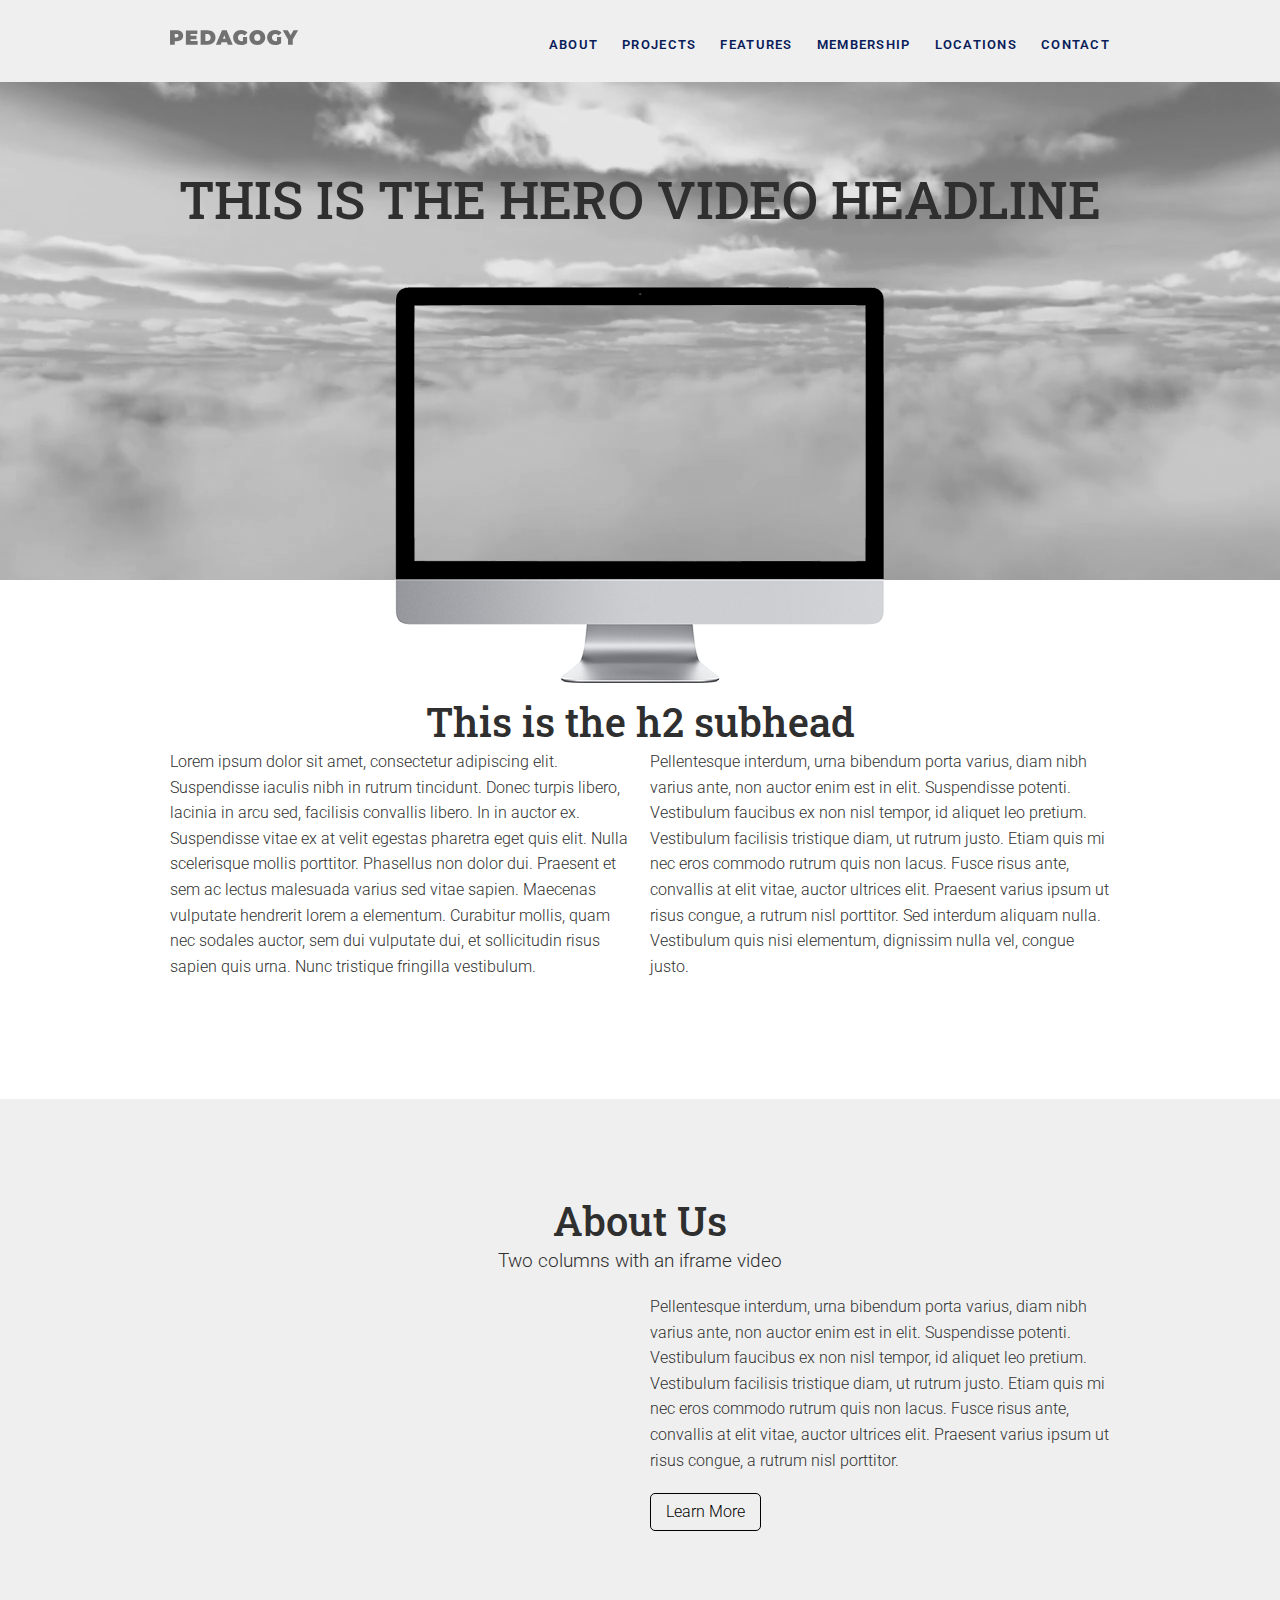
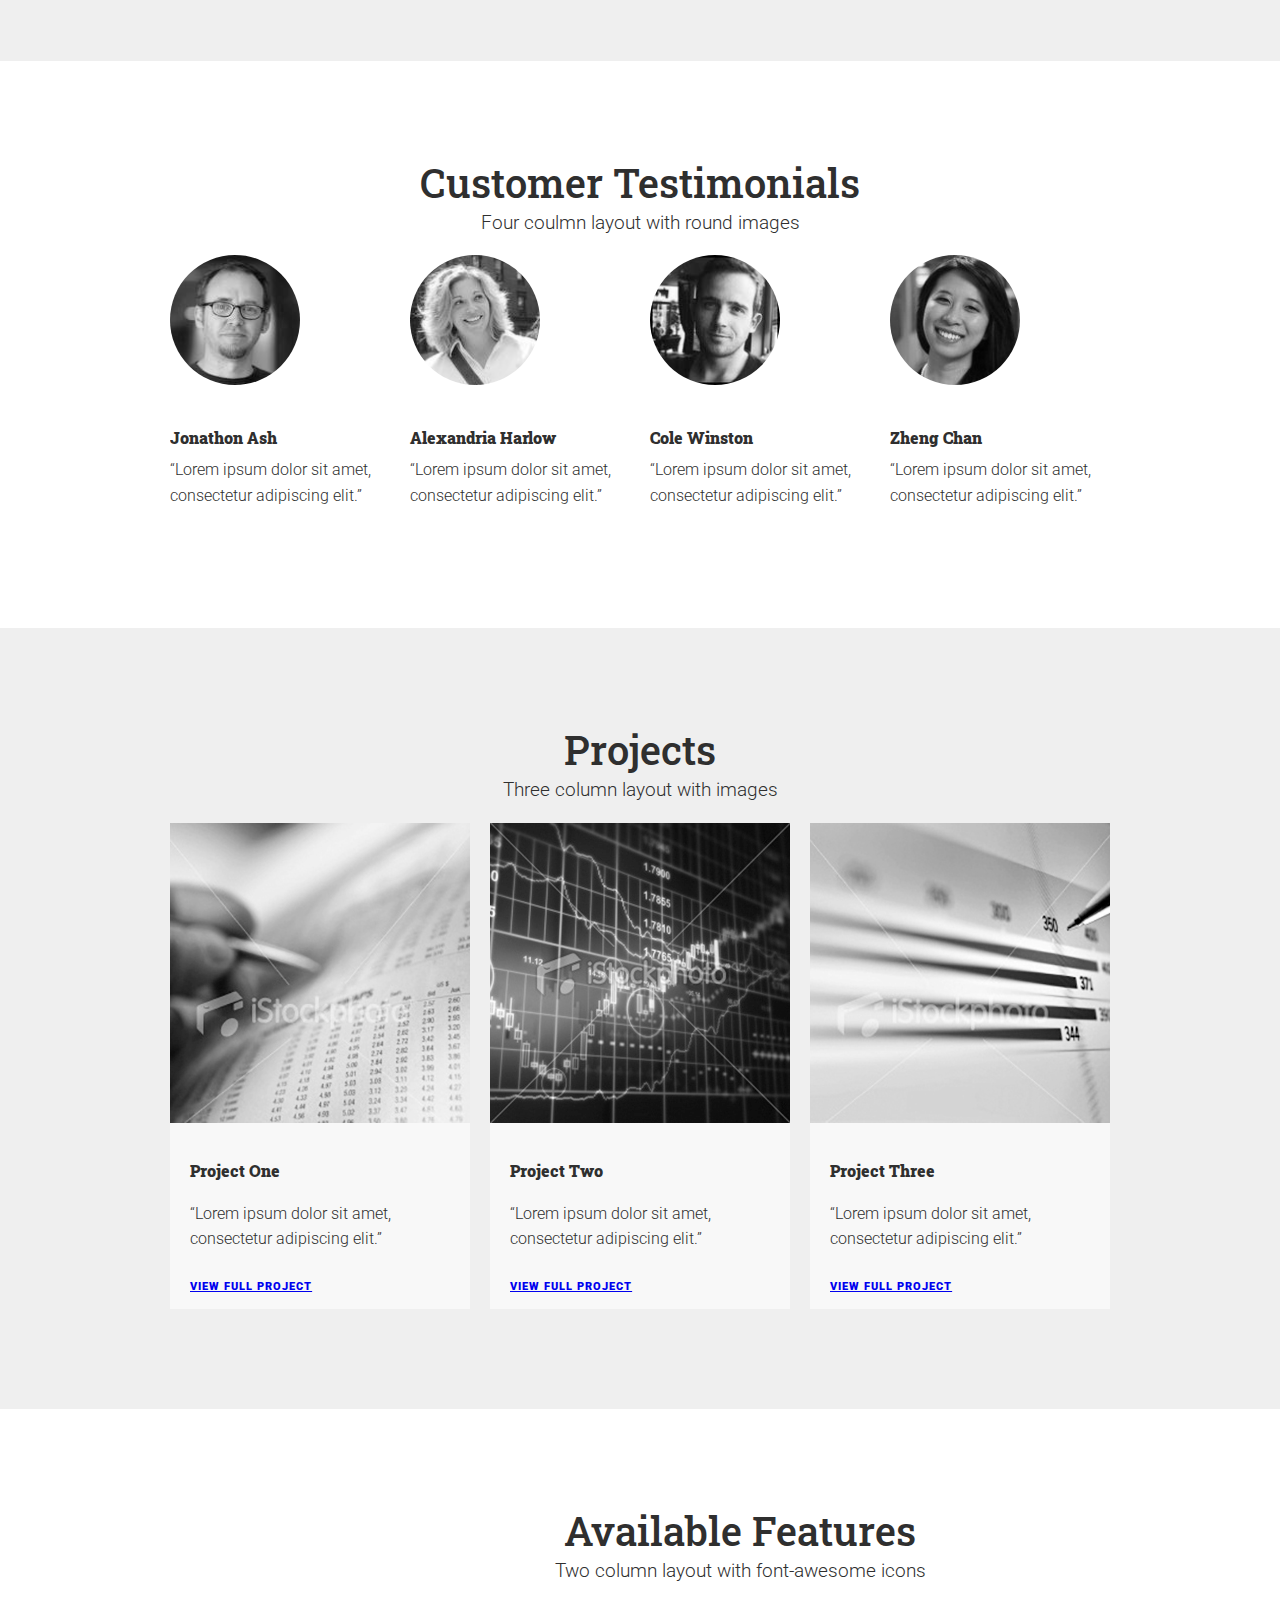
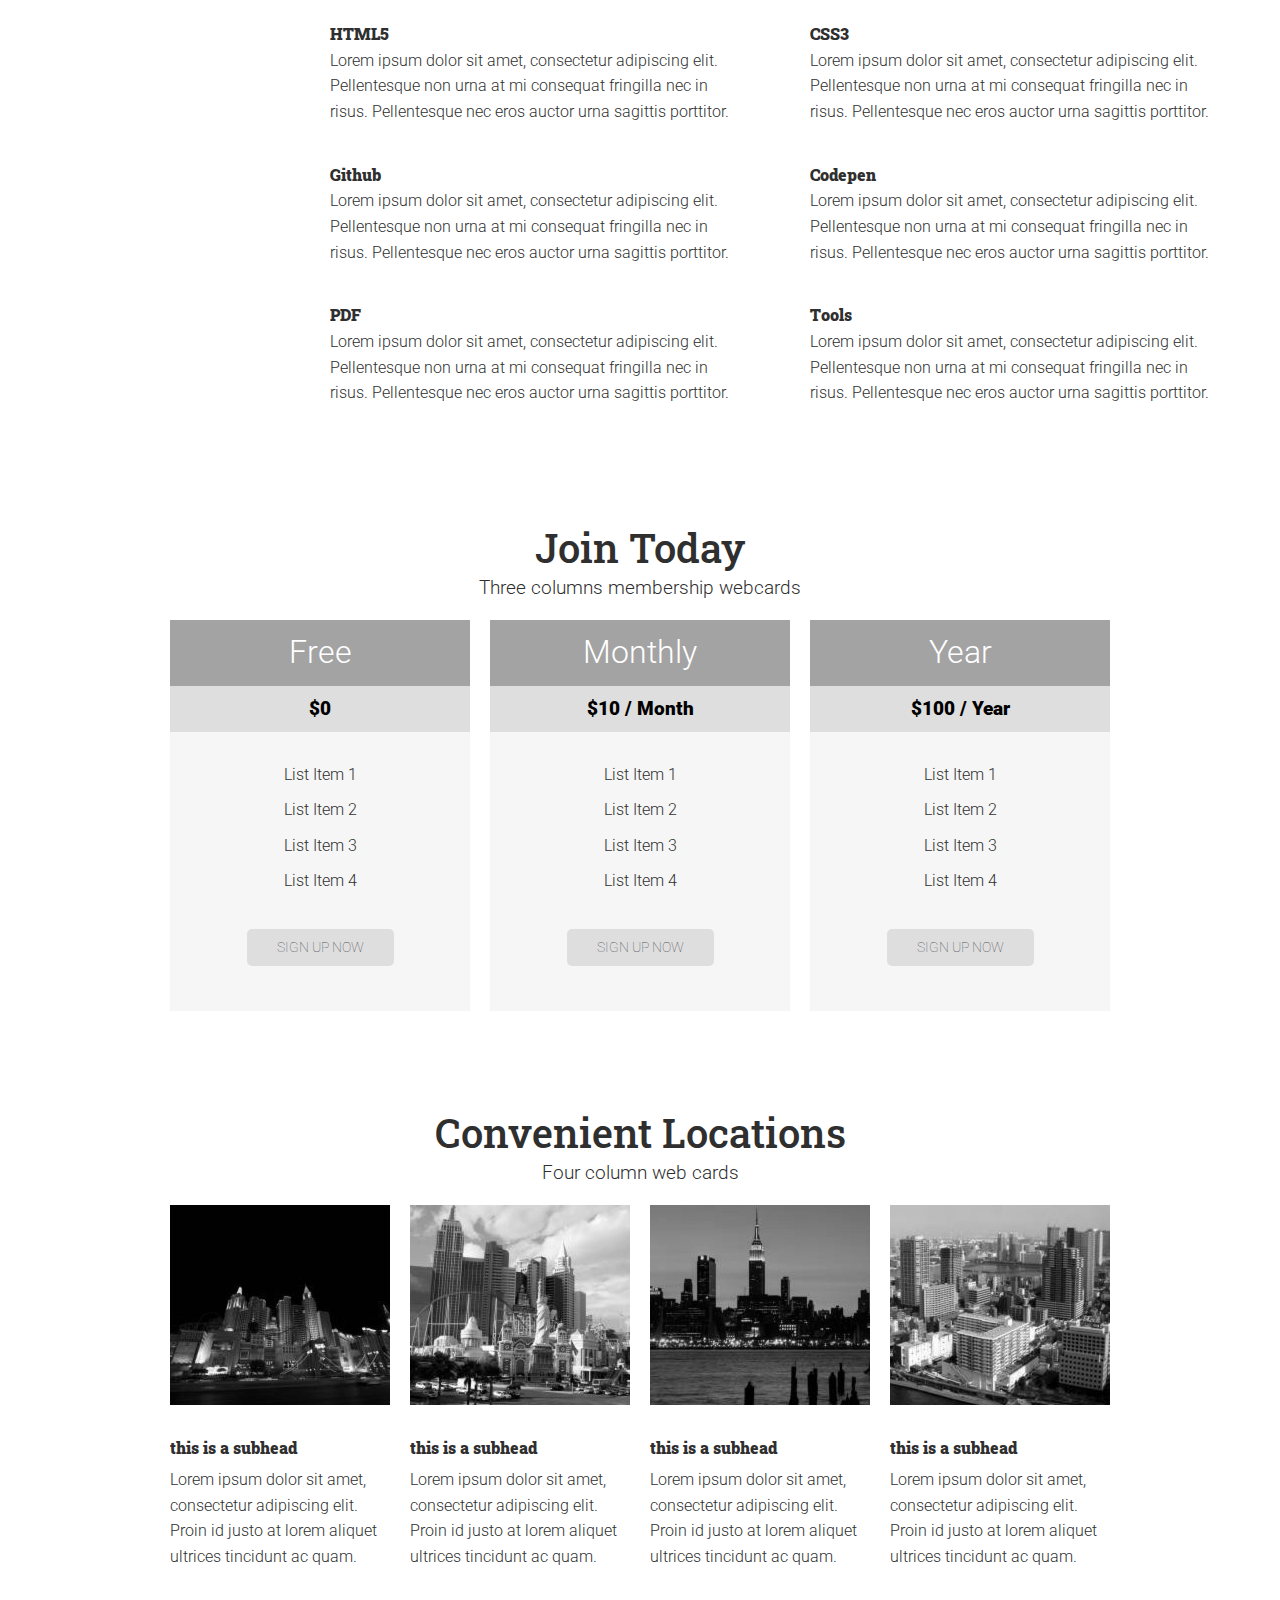
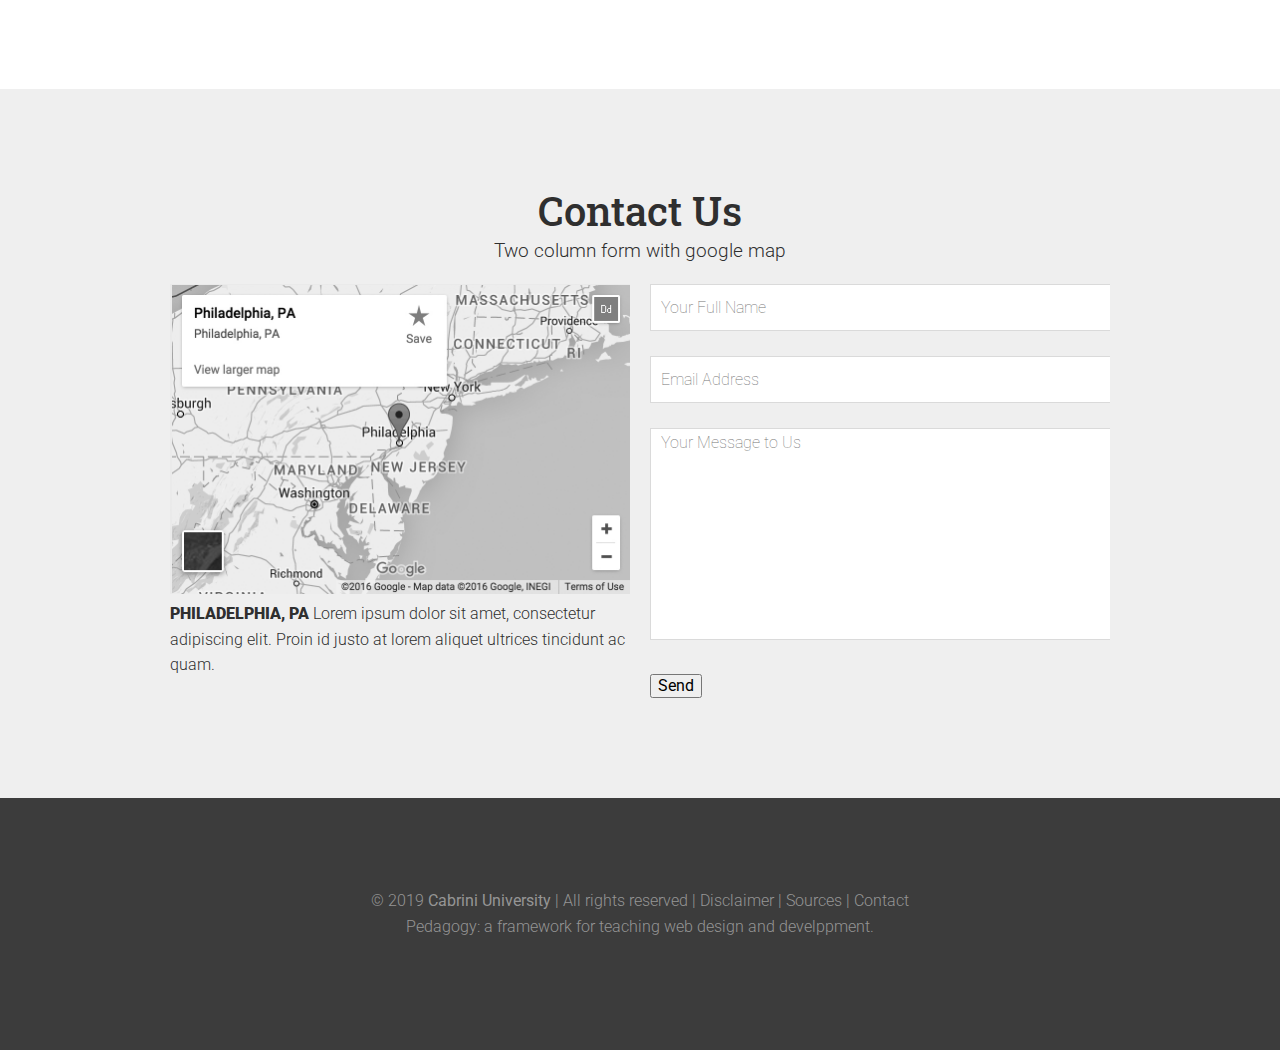
<file: index.html>
<!doctype html>
<html>
<head>
	<!-- basic page needs --> 
<meta charset="UTF-8">
<title>Pedagogy 19</title>
	<meta name="description" content="Pedagogy: a framework for teaching.">
	<meta name="author" content="Jeremy Allen">
	<meta name="viewport" content="width=device-width, initial-scale=1">
	
	<!-- web fonts -->
	<link href="https://fonts.googleapis.com/css?family=Roboto+Slab:400,700|Roboto:400,400i,700,700i,900,900i" rel="stylesheet">
	<link rel="stylesheet" href="https://use.fontawesome.com/releases/v5.6.3/css/all.css" integrity="sha384-UHRtZLI+pbxtHCWp1t77Bi1L4ZtiqrqD80Kn4Z8NTSRyMA2Fd33n5dQ8lWUE00s/" crossorigin="anonymous">
	
	<!-- extneral stylesheet -->
	<link href="css/normalize.css" rel="stylesheet" type="text/css" />
	
	<link href="css/base.css" rel="stylesheet" type="text/css" />
	
	<link href="css/style.css" rel="stylesheet" type="text/css" />
	
	<!-- internal stylesheets --> 
	<style type="text/css"></style>
	
	
	
</head>

<body>

<header>
	<div class= "container">
	<div class="logo"></div><!--end logo-->
	<nav> 
		<ul class="navigation">
			<li><a href="about.html">About</a></li>
			<li><a href="projects.html">Projects</a></li>
			<li><a href="features.html">Features</a></li> 
			<li><a href="membership.html">Membership</a></li> 
			<li><a href="locations.html">Locations</a></li> 
			<li><a href="contact.html">Contact</a></li> 
		</ul>
	</nav>
		
	</div><!--end container-->	
</header>

<section class="hero"> 
	<div class="hero-video">
	<div class="container"> 
	<div class="hero-overlay"> 
		<h1 class="hero-headline">This is the hero video headline</h1>
			</div>
		</div>	
		
	<video muted autoplay loop poster="images/cloud_poster.jpg">
	<source src="images/video-01-bw.mp4">Your browser does not support this video type</video>
	</div><!-- end hero-video -->
</section>
	
<!-- Introduction -->

<section class="introduction">
	<div class="container">
	<h2 class="section-head">This is the h2 subhead</h2>
		<div class="columns_2"><p>Lorem ipsum dolor sit amet, consectetur adipiscing elit. Suspendisse iaculis nibh in rutrum tincidunt. Donec turpis libero, lacinia in arcu sed, facilisis convallis libero. In in auctor ex. Suspendisse vitae ex at velit egestas pharetra eget quis elit. Nulla scelerisque mollis porttitor. Phasellus non dolor dui. Praesent et sem ac lectus malesuada varius sed vitae sapien. Maecenas vulputate hendrerit lorem a elementum. Curabitur mollis, quam nec sodales auctor, sem dui vulputate dui, et sollicitudin risus sapien quis urna. Nunc tristique fringilla vestibulum.</p></div>
		
		<div class="columns_2"><p>Pellentesque interdum, urna bibendum porta varius, diam nibh varius ante, non auctor enim est in elit. Suspendisse potenti. Vestibulum faucibus ex non nisl tempor, id aliquet leo pretium. Vestibulum facilisis tristique diam, ut rutrum justo. Etiam quis mi nec eros commodo rutrum quis non lacus. Fusce risus ante, convallis at elit vitae, auctor ultrices elit. Praesent varius ipsum ut risus congue, a rutrum nisl porttitor. Sed interdum aliquam nulla. Vestibulum quis nisi elementum, dignissim nulla vel, congue justo.</p></div>
	</div>
</section>

<section class="about">
	<div class="container"> 
	<div class="row"> 
	<h2 class="section-head">About Us</h2>
	<p class="section-copy">Two columns with an iframe video</p>
	<div class= "columns_2"><iframe width="460" height="259" src="https://www.youtube.com/embed/Ql9JPzQBm2c" frameborder="0" allow="accelerometer; autoplay; encrypted-media; gyroscope; picture-in-picture" allowfullscreen></iframe></div>
		
	<div class="columns_2"><p>Pellentesque interdum, urna bibendum porta varius, diam nibh varius ante, non auctor enim est in elit. Suspendisse potenti. Vestibulum faucibus ex non nisl tempor, id aliquet leo pretium. Vestibulum facilisis tristique diam, ut rutrum justo. Etiam quis mi nec eros commodo rutrum quis non lacus. Fusce risus ante, convallis at elit vitae, auctor ultrices elit. Praesent varius ipsum ut risus congue, a rutrum nisl porttitor.
	</p>
	<a href="http://adobe.com" class="drk-otl-btn">Learn More</a>	
		
		
	</div>
	</div><!-- end row -->
	</div><!-- end container -->
</section>

<section class="testimonials">
	<div class="container"> 
	<h2 class="section-head">Customer Testimonials</h2>
		<p class="section-copy">Four coulmn layout with round images</p>
		<div class="row"> 
			<div class="columns_4"> 
				<img src="images/jon.jpg" alt="Jonathon Ash">
				<h5>Jonathon Ash</h5>
				<p>&#8220;Lorem ipsum dolor sit amet, consectetur adipiscing elit.&#8221;</p>
				</div><!--end columns_4-->
			
				<div class="columns_4"> 
				<img src="images/alex.jpg" alt="Alexandria Harlow">
				<h5>Alexandria Harlow</h5>
				<p>&#8220;Lorem ipsum dolor sit amet, consectetur adipiscing elit.&#8221;</p>
				</div><!--end columns_4-->
			
				<div class="columns_4"> 
				<img src="images/cole.jpg" alt="Cole Winston">
				<h5>Cole Winston</h5>
				<p>&#8220;Lorem ipsum dolor sit amet, consectetur adipiscing elit.&#8221;</p>
				</div><!--end columns_4-->
					
				<div class="columns_4"> 
				<img src="images/zheng.jpg" alt="Zheng Chan">
				<h5>Zheng Chan</h5>
				<p>&#8220;Lorem ipsum dolor sit amet, consectetur adipiscing elit.&#8221;</p>
				</div><!--end columns_4-->
		</div><!--end row-->
</div> <!--end container-->
</section>	

<!--Projects-->

<section class="projects"> 
	<div class="container"> 
		<h2 class="section-head">Projects</h2>
		<p class="section-copy">Three column layout with images</p>
		<div class="row"> 
			<div class="columns_3 project-box"> 
			<img src="images/finance-series.jpg" alt="Finance Series"> 
			<div class="project-text">
				<h4 class="project-subhead">Project One</h4>
			<p class="project-caption">&#8220;Lorem ipsum dolor sit amet, consectetur adipiscing elit.&#8221;</p>
			<a class="project-link" href="#">View Full Project</a>
				
		</div><!--end project text-->
		</div><!--end columns 3 project-box-->
		<div class="columns_3 project-box"> 
			<img src="images/financial-diagram.jpg" alt="Financial Diagram"> 
			<div class="project-text">
				<h4 class="project-subhead">Project Two</h4>
			<p class="project-caption">&#8220;Lorem ipsum dolor sit amet, consectetur adipiscing elit.&#8221;</p>
			<a class="project-link" href="#">View Full Project</a>
				
		</div><!--end project text-->
		</div><!--end columns 3 project-box-->
			
			<div class="columns_3 project-box"> 
			<img src="images/market-analyze.jpg" alt="Market Analyze"> 
			<div class="project-text">
				<h4 class="project-subhead">Project Three</h4>
			<p class="project-caption">&#8220;Lorem ipsum dolor sit amet, consectetur adipiscing elit.&#8221;</p>
			<a class="project-link" href="#">View Full Project</a>
				
		</div><!--end project text-->
		</div><!--end columns 3 project-box-->
		</div><!--end row-->
		</div><!--end container-->
</section>


<!-- Features --> 
<section class="features">
	<div class="container">
		<h2 class="section-head">Available Features</h2>
		<p class="section-copy">Two column layout with font-awesome icons</p> 
		<div class="row"> 
		<div class="columns_2">
		<i class="fab fa-html5 align-left"></i>
		<h4 class="features-subhead">HTML5</h4>
		<p class="features-copy">Lorem ipsum dolor sit amet, consectetur adipiscing elit. Pellentesque non urna at mi consequat fringilla nec in risus. Pellentesque nec eros auctor urna sagittis porttitor.</p>
</div><!--end columns_2-->
		<div class="columns_2">
		<i class="fab fa-css3 align-left"></i>
		<h4 class="features-subhead">CSS3</h4>
		<p class="features-copy">Lorem ipsum dolor sit amet, consectetur adipiscing elit. Pellentesque non urna at mi consequat fringilla nec in risus. Pellentesque nec eros auctor urna sagittis porttitor.</p>
</div><!--end columns_2-->

</div><!--end row-->
	<div class="row"> 
		<div class="columns_2">
		<i class="fab fa-github align-left"></i>
		<h4 class="features-subhead">Github</h4>
		<p class="features-copy">Lorem ipsum dolor sit amet, consectetur adipiscing elit. Pellentesque non urna at mi consequat fringilla nec in risus. Pellentesque nec eros auctor urna sagittis porttitor.</p>
</div><!--end columns_2-->
		<div class="columns_2">
		<i class="fab fa-codepen align-left"></i>
		<h4 class="features-subhead">Codepen</h4>
		<p class="features-copy">Lorem ipsum dolor sit amet, consectetur adipiscing elit. Pellentesque non urna at mi consequat fringilla nec in risus. Pellentesque nec eros auctor urna sagittis porttitor.</p>
</div><!--end columns_2-->

</div><!--end row-->
		
		<div class="row"> 
		<div class="columns_2">
		<i class="far fa-file-pdf align-left"></i>
		<h4 class="features-subhead">PDF</h4>
		<p class="features-copy">Lorem ipsum dolor sit amet, consectetur adipiscing elit. Pellentesque non urna at mi consequat fringilla nec in risus. Pellentesque nec eros auctor urna sagittis porttitor.</p>
</div><!--end columns_2-->
		<div class="columns_2">
		<i class="far fa-wrench align-left"></i>
		<h4 class="features-subhead">Tools</h4>
		<p class="features-copy">Lorem ipsum dolor sit amet, consectetur adipiscing elit. Pellentesque non urna at mi consequat fringilla nec in risus. Pellentesque nec eros auctor urna sagittis porttitor.</p>
</div><!--end columns_2-->

</div><!--end row-->
		
		
</div><!--end container-->
</section>

<!--Membership-->
<section class="membership"> 
	<div class="container"> 
	<h2 class="section-head">Join Today</h2>
	<p class="secion-copy">Three columns membership webcards</p> 
	
<div class="row"> 
<div class="columns_3"> 
		<div class="membership-free">Free</div>
		<div class="membership-cost">$0</div>
		<div class="membership-features">
			<ul> 
			<li>List Item 1</li>
			<li>List Item 2</li>
			<li>List Item 3</li>
			<li>List Item 4</li>
			</ul>
		<div class="membership-btn">
			<a href="#" target="_blank">Sign up now</a>
			
					</div><!--end membership_btn-->
				</div><!--end membership_features-->
			</div><!--end column_3-->
	
<div class="columns_3"> 
		<div class="membership-free">Monthly</div>
		<div class="membership-cost">$10 / Month</div>
		<div class="membership-features">
			<ul> 
			<li>List Item 1</li>
			<li>List Item 2</li>
			<li>List Item 3</li>
			<li>List Item 4</li>
			</ul>
		<div class="membership-btn">
			<a href="#" target="_blank">Sign up now</a>
			
					</div><!--end membership_btn-->
				</div><!--end membership_features-->
			</div><!--end column_3-->
	
<div class="columns_3"> 
		<div class="membership-free">Year</div>
		<div class="membership-cost">$100 / Year</div>
		<div class="membership-features">
			<ul> 
			<li>List Item 1</li>
			<li>List Item 2</li>
			<li>List Item 3</li>
			<li>List Item 4</li>
			</ul>
		<div class="membership-btn">
			<a href="#" target="_blank">Sign up now</a>
			
					</div><!--end membership_btn-->
				</div><!--end membership_features-->
			</div><!--end column_3-->	
	
		</div> <!--end row-->
	</div><!--end container-->
</section>

<!--locations-->

<section class="locations"> 
	<div class="container"> 
	<h2 class="section-head">Convenient Locations</h2>
	<p class="section-copy">Four column web cards</p>
	<div class="row"> 
		<div class="columns_4"> 
		<img src="images/location1.png" alt="Location 1">
			<h5>this is a subhead</h5>
			<p>Lorem ipsum dolor sit amet, consectetur adipiscing elit. Proin id justo at lorem aliquet ultrices tincidunt ac quam.</p>
			
		</div><!--end columns_4-->
	<div class="columns_4"> 
		<img src="images/location2.png" alt="Location 2">
			<h5>this is a subhead</h5>
			<p>Lorem ipsum dolor sit amet, consectetur adipiscing elit. Proin id justo at lorem aliquet ultrices tincidunt ac quam.</p>
			
		</div><!--end columns_4-->
		
	<div class="columns_4"> 
		<img src="images/location3.png" alt="Location 3">
			<h5>this is a subhead</h5>
			<p>Lorem ipsum dolor sit amet, consectetur adipiscing elit. Proin id justo at lorem aliquet ultrices tincidunt ac quam.</p>
			
		</div><!--end columns_4-->
		
	<div class="columns_4"> 
		<img src="images/location4.png" alt="Location 4">
			<h5>this is a subhead</h5>
			<p>Lorem ipsum dolor sit amet, consectetur adipiscing elit. Proin id justo at lorem aliquet ultrices tincidunt ac quam.</p>
			
		</div><!--end columns_4-->
		</div><!--end row-->
	</div><!--end container-->
</section>

<!--Contact Us-->
	
<section class="contact"> 
	<div class="container">
	<h2 class="section-head">Contact Us</h2>
	<p class="section-copy">Two column form with google map</p>
	<div class="row">
		<div class="columns_2"> 
		<img src="images/googlemap_greyscale.jpg" alt="Map of Philadelphia">
		<p><span class="city">Philadelphia, PA</span> Lorem ipsum dolor sit amet, consectetur adipiscing elit. Proin id justo at lorem aliquet ultrices tincidunt ac quam.</p>
		
		</div><!--end columns 2-->
		
	<div class="columns_2"> 
		<form class="contact-form" action="gd_web_form.php" method="post" > 
		<input id="name" type="text" name="name" placeholder="Your Full Name">
		<input id="email" type="text" name="email" placeholder="Email Address">
		<textarea id="message" name="message" placeholder="Your Message to Us"></textarea>
		<input class="button" type="submit" name="submit" value="Send">
		</form>
		
		</div><!--end columns_2-->
	</div><!--end row-->
</div><!--end container-->
	
</section>	
	
<footer> 
	<div class="container"> 
	<div class="copyright"> 
	<p>&copy; 2019 <strong>Cabrini University</strong> | All rights reserved | <a href="#">Disclaimer</a> | <a href="#">Sources</a> | <a href="mailto:ja837@cabrini.edu">Contact</a></p>
		
	<p> Pedagogy: a framework for teaching web design and develppment. </p>
		
	<a href=""><i class="fab fa-facebook-square"></i></a>
	<a href="#"><i class="fab fa-twitter-square"></i></a>
	<a href="#"><i class="fab fa-linkedin"></i></a>
		</div>
	</div>
</footer>	

</body>
</html>
</file>
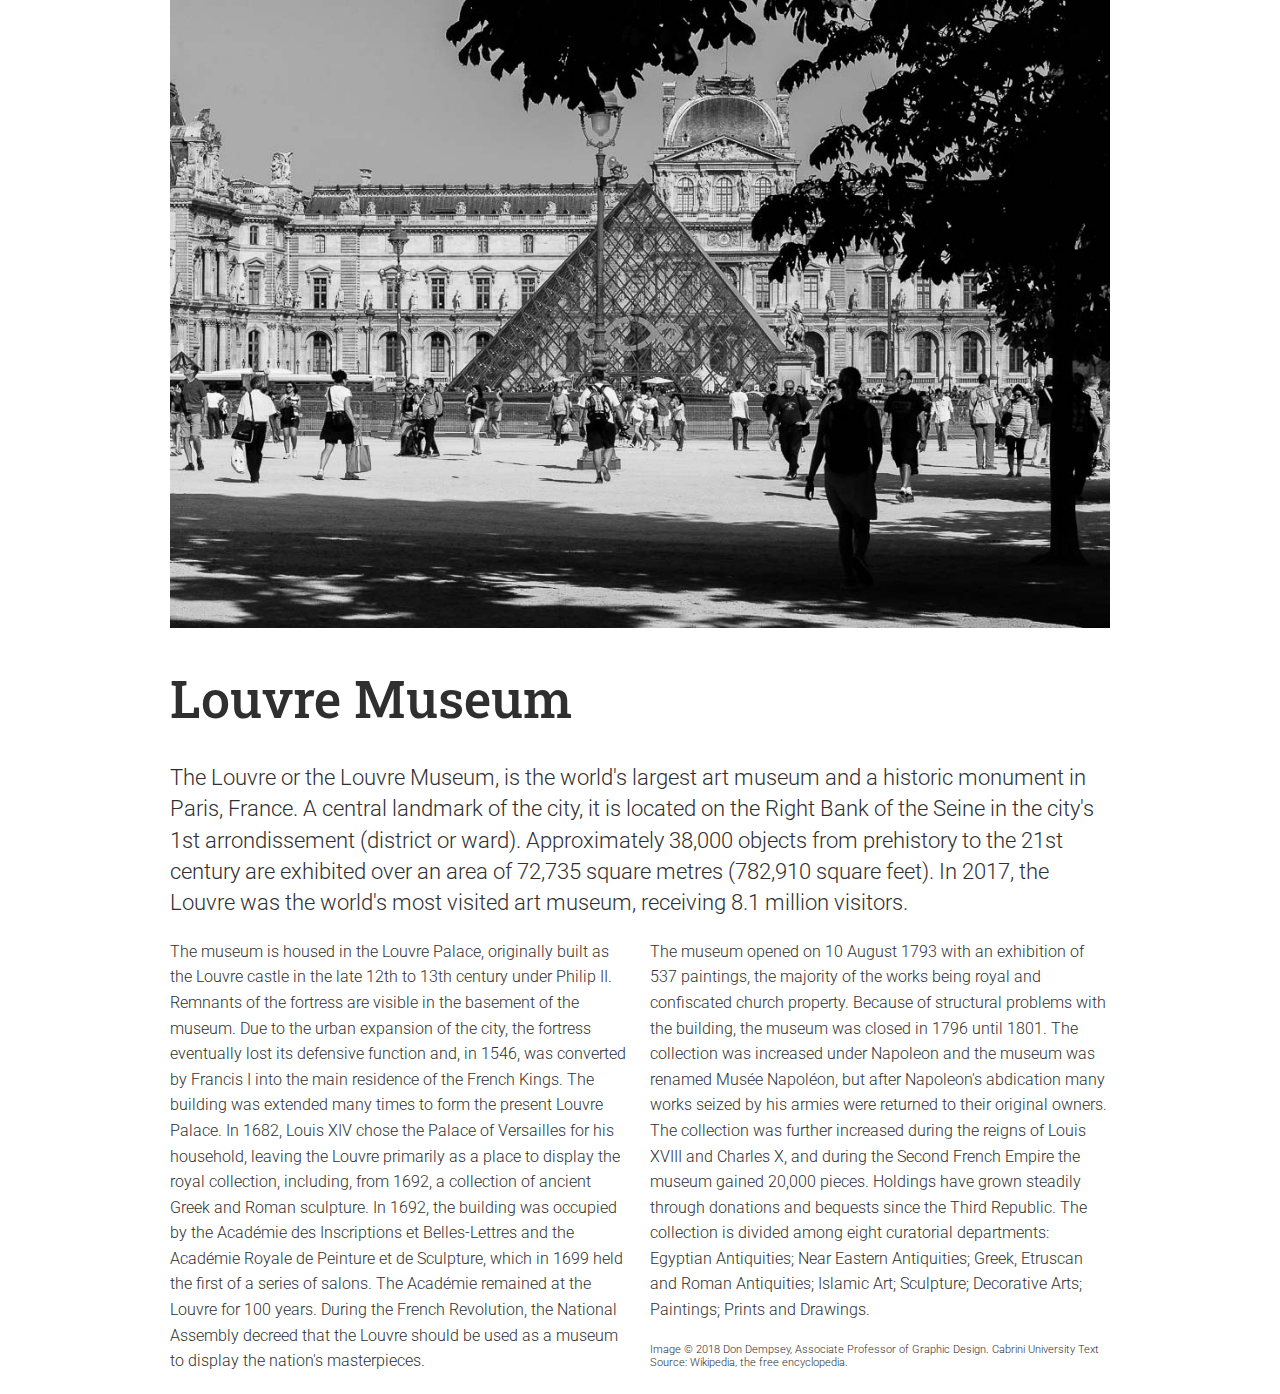
<file: louvre.html>
<!doctype html>
<html>
<head>
	<!-- basic page needs --> 
<meta charset="UTF-8">
<title>Louvre Museum</title>
	<meta name="description" content="Pedagogy: a framework for teaching.">
	<meta name="author" content="Jeremy Allen">
	<meta name="viewport" content="width=device-width, initial-scale=1">
	
	<!-- web fonts -->
	<link href="https://fonts.googleapis.com/css?family=Roboto+Slab:400,700|Roboto:400,400i,700,700i,900,900i" rel="stylesheet">
	<link rel="stylesheet" href="https://use.fontawesome.com/releases/v5.6.3/css/all.css" integrity="sha384-UHRtZLI+pbxtHCWp1t77Bi1L4ZtiqrqD80Kn4Z8NTSRyMA2Fd33n5dQ8lWUE00s/" crossorigin="anonymous">
	
	<!-- extneral stylesheet -->
	<link href="css/normalize.css" rel="stylesheet" type="text/css" />
	
	<link href="css/base.css" rel="stylesheet" type="text/css" />
	
	<!-- internal stylesheets --> 
	<style type="text/css"></style>
	
	
	
</head>

	<style> 
		
		
		
	</style>
	
	
<body>
	
<div class="container">

<img src="images/louvre-museum.jpg" alt="Louvre Museum">
<h1>Louvre Museum</h1>	
<p class="large-text"> The Louvre or the Louvre Museum, is the world's largest art museum and a historic monument in Paris, France. A central landmark of the city, it is located on the Right Bank of the Seine in the city's 1st arrondissement (district or ward). Approximately 38,000 objects from prehistory to the 21st century are exhibited over an area of 72,735 square metres (782,910 square feet). In 2017, the Louvre was the world's most visited art museum, receiving 8.1 million visitors.</p>

<div class="columns_2">	
<p>The museum is housed in the Louvre Palace, originally built as the Louvre castle in the late 12th to 13th century under Philip II. Remnants of the fortress are visible in the basement of the museum. Due to the urban expansion of the city, the fortress eventually lost its defensive function and, in 1546, was converted by Francis I into the main residence of the French Kings. The building was extended many times to form the present Louvre Palace. In 1682, Louis XIV chose the Palace of Versailles for his household, leaving the Louvre primarily as a place to display the royal collection, including, from 1692, a collection of ancient Greek and Roman sculpture. In 1692, the building was occupied by the Académie des Inscriptions et Belles-Lettres and the Académie Royale de Peinture et de Sculpture, which in 1699 held the first of a series of salons. The Académie remained at the Louvre for 100 years. During the French Revolution, the National Assembly decreed that the Louvre should be used as a museum to display the nation's masterpieces.</p>
</div>	<!-- End columns_2 -->
	
<div class="columns_2">	
<p>The museum opened on 10 August 1793 with an exhibition of 537 paintings, the majority of the works being royal and confiscated church property. Because of structural problems with the building, the museum was closed in 1796 until 1801. The collection was increased under Napoleon and the museum was renamed Musée Napoléon, but after Napoleon's abdication many works seized by his armies were returned to their original owners. The collection was further increased during the reigns of Louis XVIII and Charles X, and during the Second French Empire the museum gained 20,000 pieces. Holdings have grown steadily through donations and bequests since the Third Republic. The collection is divided among eight curatorial departments: Egyptian Antiquities; Near Eastern Antiquities; Greek, Etruscan and Roman Antiquities; Islamic Art; Sculpture; Decorative Arts; Paintings; Prints and Drawings.</p>
</div> <!-- End column_2 -->
	
<p class="small-text">Image © 2018 Don Dempsey, Associate Professor of Graphic Design. Cabrini University Text Source: Wikipedia, the free encyclopedia.</p>
	</div> <!-- end container -->
</body>
</html>
</file>
<file: css/base.css>
/*Basic Styles*/

body {  
	color: #2F2F2F;
	font-family: 'Roboto' , sans-serif;
	font-style: normal; 
	font-weight: 300; 
	line-height: 1.6em;
	text-align: left; 
	font-size: 100%;
		}

/* Typography */ 

p { 
	font-size: 1em;
	margin: 0 0 20px 0;
}

h1 { 
	font-family: 'Roboto Slab', serif;
	font-weight:500; 
	font-size: 3.250em; 
	line-height: 1.1;
}

h2 { 
	font-family: 'Roboto Slab', serif;
	font-weight:500; 
	font-size: 2.500em; 
	line-height: 1.1;
}

h3 { 
	font-family: 'Roboto Slab', serif;
	font-weight:500; 
	font-size: 1.500em; 
	line-heigt: 1.1;
}
		
h4 { 
	font-family: 'Roboto Slab', serif;
	font-weight:900; 
	font-size: 1em; 
	line-height: 1.1;
}

h5  { 
	font-family: 'Roboto Slab', serif;
	font-weight:900; 
	font-size: 1em; 
	line-height: 1.1;
	margin-bottom: 10px;
}

h6 { 
	font-family: 'Roboto Slab', serif;
	font-weight:500; 
	font-size: 1em; 
	line-height: 1.1;
}

.large-text { 
	font-size: 1.4em;
	line-height: 1.4;
}

.small-text {
	font-size: 0.7em; 
	line-height: 1.2;
}
		
/* Simple Grid - 12 Columns 60/20 */

/* 1 columns */ 

.columns_1 { 
	width: 940px; 
	float: left;
}		

/* 2 columns  */  
		
.columns_2 { 
	width: 460px; 
	float: left; 
	margin-right: 20px;
}
		
.columns_2:last-of-type {
	margin-right: 0;
}
/* 3 columns  */  
		
.columns_3 { 
	width: 300px; 
	float: left; 
	margin-right: 20px;
}
		
.columns_3:last-of-type {
	margin-right: 0;
} 
/* 2 columns  */  
		
.columns_4 { 
	width: 220px; 
	float: left; 
	margin-right: 20px;
}
		
.columns_4:last-of-type {
	margin-right: 0;
}

/* 6 columns  */  
		
.columns_6 { 
	width: 140px; 
	float: left; 
	margin-right: 20px;
}
		
.columns_6:last-of-type {
	margin-right: 0;
} 

/* 12 columns  */  
		
.columns_12 { 
	width: 60px; 
	float: left; 
	margin-right: 20px;
		}
		
.colums_12:last-of-type {
	margin-right: 0;
}
/* Buttons */

.drk-otl-btn { 
	display: inline-block; 
	padding: 5px 15px;
	text-align: center; 
	font-weight: 300; 
	border: 1px solid #000;
	border-radius: 5px;
	margin: 0 0 20px 0;
	cursor: pointer;
}

.drk-otl-btn:link { 
	color: #000;
	text-decoration: none;
}

.drk-otl-btn:hover { 
	color: #ff6600;
	text-decoration: none;
	border: 1px solid #ff6600;
}

/* Misc HTML */ 

.align-right{ 
	float: right; 
	margin: 0 0 0 10px;
	padding: 0;
}

.align-left{ 
	float: left; 
	margin: 0 10px 0 0;
	padding: 0;
}

.align-center{ 
	display: block;
	margin: 0 auto;	
}

.container {
	width: 940px;
	display: block;
	margin: 0 auto;
	overflow: hidden;
	clear: both;
}

img {
	width: 100%;
}
</file>
<file: css/style.css>
/* Header */

header {
	width:100%; 
	background-color: #efefef;
	position: fixed;
	top: 0;
	z-index: 1000;
	padding: 15px 0 8px 0;
}
.logo {
	width: 200px; 
	height: 20px;
	float: left; 
	margin-top: 15px;
	background: url("../images/pedagogy.svg") no-repeat;
}

nav { 
	float: right; 
}

nav ul { 
	list-style-type: none; 
	text-align: right;
	
}

nav li { 
	display: inline-block;
	font-size: .8em;
	font-weight: 600;
	text-transform: uppercase;
	letter-spacing: .1em;
	padding-left: 20px;
	cursor: pointer; 
}

nav li a:link { 
	color: #091c5a;
	text-decoration: none;
}

nav li a:visted { 
	color: #091c5a;
}

nav li a:hover { 
	color: #ff6600;
	
}

nav li a:active { 
	color: #ff6600;
}

.section-head { 
	text-align: center; 
	margin-bottom: 5px; 
	margin-top:0;
}

.section-copy { 
	text-align: center; 
	font-size: 1.2em;
}

/*Hero Video*/

.hero-overlay{
	position: absolute; 
	top: 136px; 
	height: 550px; 
	width: 940px; 
	z-index: 100;
	background-image: url("../images/imac.png"); 
	background-repeat:no-repeat;
	background-position: bottom;
	overflow: visible; 
} 
.hero-video{ 
	width:100%; 
	max-height:580px; 
	overflow: hidden;
}

video {
	min-height: 580px; 
}
.hero-headline{
	text-align: center; 
	text-transform: uppercase;
}

/* Introduction */ 

.introduction{ 
	width: 100%; 
	padding:120px 0 100px 0;
	background-color: #fff;
}

/* About Us */

.about{ 
	width: 100%; 
	padding:100px 0 100px 0;
	background-color: #efefef;
}

/* Customer Testimonials */

.testimonials { 
	width: 100%; 
	padding:100px 0; 
	backgroundc-color: #ffffff;
}
.testimonials img { 
	width: 130px; 
	margin-bottom: 10px; 
	border-radius: 50%;
}

/* Projects */

.projects { 
	width: 100%; 
	padding:100px 0; 
	background-color:#efefef;
}

.project-box { 
	background-color: #f8f8f8
}

.project-text { 
	text-align: left; 
	padding: 10px 20px;
}

.project-link { 
	font-size: .7em; 
	letter-spacing: .09em;
	text-transform: uppercase; 
	font-weight: 900;
}

/* Features */ 

.features { 
	width: 100%; 
	padding:100px; 
	background-color: #fff;
}

.features-subhead { 
	text-align: left; 
	margin-left: 60px; 
	margin-bottom:5px;
}

.features-copy { 
	margin-bottom: 20px;
	margin-left: 60px;
	text-align: left;
}


.fa-github,
.fa-html5,
.fa-wrench,
.fa-file-pdf,  
.fa-codepen { 
	color:#696969; 
	font-size: 2.5em;
	margin-bottom: 10px;
	margin-top:20px;
}
	
.fa-css3 { 
	color:#696969; 
	font-size: 2.3em;
	margin-bottom: 10px;
	margin-top: 20px;
}

/*Memberships*/ 
.memberships{
	width: 100%;
	padding: 100px 0; 
	background-color:#eeeeee;
}
.secion-copy{
	text-align: center;
	font-size: 1.2em;
}

.membership-free, 
.membership-monthly,
.membership-yearly{ 
	font-size: 2em; 
	color:#ffffff; 
	text-align: center; 
	padding: 20px 0;
}

.membership-free{ 
	background-color:#a3a3a3; 
}
.membership-monthly{ 
	background-color:#6e6e6e;
}
.membership-yearly{ 
	background-color:#a3a3a3; 
}

.membership-cost{ 
	font-size: 1.2em; 
	color:#000000;
	font-weight: 900; 
	text-align: center; 
	padding: 10px 0; 
	background-color: #dedede;
}

.membership-features{ 
	text-align: center; 
	padding: 30px 0 20px 0; 
	background-color: #f6f6f6;
}

.membership-features ul{
	padding: 0; 
	margin: 0; 
	text-align: center;
}

.membership-features li{ 
	list-style: none outside none; 
	padding: 0 20px 10px 20px;
}

.membership-btn{ 
	margin: 30px auto;
}
.membership-btn a:link{ 
	border-radius: 5px;
	background-color: #dedede; 
	padding: 10px 30px; 
	font-size: .9em; 
	font-weight: 100; 
	text-decoration: none; 
	text-transform: uppercase; 
	text-align: center; 
	color: #515255;
}

/*Locations*/ 

.locations { 
	width:100%; 
	padding:100px 0; 
	background-color:#ffffff; 
}

.locations img { 
	margin-bottom: 0; 
}

/*Contact Us*/


.contact {
	width:100%; 
	padding: 100px 0; 
	background-color:#efefef
}

.contact-form input[type="text"], 
.contact-form input[type="email"], 
.contact-form textarea, 
.contact-form select { 
	width: 460px; 
	height: 35px; 
	margin-bottom: 25px;
	padding: 5px 5px 5px 10px;
	border: 1px solid #dadada;
	color: #888888; 
	font-weight: 100;
}


.contact-form textarea { 
	height:200px
}

.city { 
	text-transform: uppercase; 
	font-weight:900;
}

/*Footer*/

footer { 
	width:100%; 
	padding:90px 0 80px 0;
	text-align: center; 
	background-color: #3c3c3c; 
}

footer a:link { 
	color:#959595; 
	text-decoration:none; 
}

footer a:visited { 
	color:#959595; 
	text-decoration:none; 
}

footer a:hover { 
	color:#ffffff; 
	text-decoration:none; 
}

footer a:active { 
	color:#ffffff; 
	text-decoration:none; 
}


.copyright {
	width:100%; 
	color: #959595;
}

.copyright p{ 
	margin-bottom:0;
}

.fa-linkedin, 
.fa-twitter-square, 
.fa-facebook-square {
	font-size: 2em; 
	margin: 20px 5px 0 5px;
	color: #959595;
}

.fa-linkedin:hover, 
.fa-twitter-square:hover, 
.fa-facebook-square:hover {
	color: #fff;
}

/*Desktop and Laptops*/

@media only screen and (min-width: 1224px){
	
	video{
		width:100%;
	}
}
</file>
